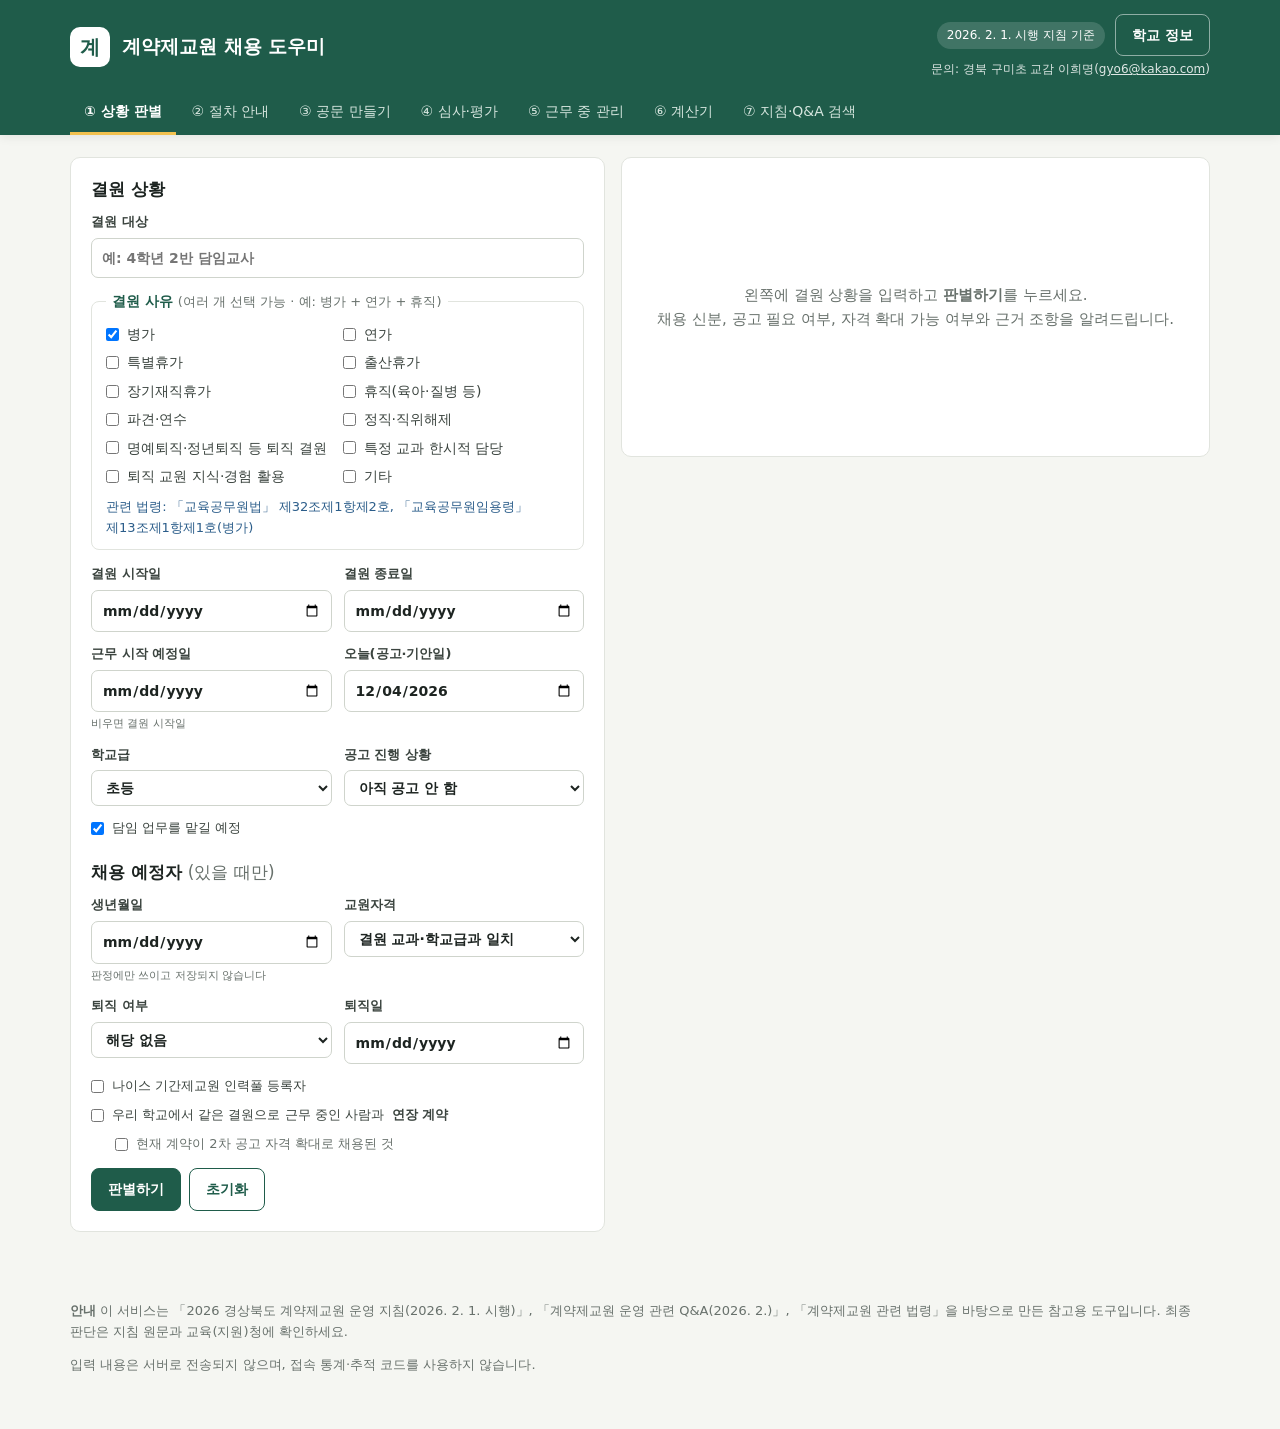
<file: index.html>
<!doctype html>
<html lang="ko">
<head>
<meta charset="utf-8">
<meta name="viewport" content="width=device-width, initial-scale=1">
<title>계약제교원 채용 도우미</title>
<meta name="description" content="경상북도 계약제교원(기간제교원·강사) 채용 절차 판별과 인사자문위원회 공문 작성 도우미">
<link rel="stylesheet" href="css/style.css">
</head>
<body>
<header class="top">
  <div class="wrap top-in">
    <div class="brand">
      <span class="logo" aria-hidden="true">계</span>
      <div>
        <h1>계약제교원 채용 도우미</h1>
        <p class="sub">기간제교원·강사 채용 절차 판별과 공문 작성</p>
      </div>
    </div>
    <div class="top-right-wrap">
      <div class="top-right">
        <span class="badge" id="ver"></span>
        <button class="btn ghost" id="btnSchool">학교 정보</button>
      </div>
      <p class="contact">문의: 경북 구미초 교감 이희명(<a href="mailto:gyo6@kakao.com">gyo6@kakao.com</a>)</p>
    </div>
  </div>
  <nav class="wrap tabs" role="tablist">
    <button role="tab" data-tab="judge" class="on">① 상황 판별</button>
    <button role="tab" data-tab="steps">② 절차 안내</button>
    <button role="tab" data-tab="docs">③ 공문 만들기</button>
    <button role="tab" data-tab="review">④ 심사·평가</button>
    <button role="tab" data-tab="change">⑤ 근무 중 관리</button>
    <button role="tab" data-tab="calc">⑥ 계산기</button>
    <button role="tab" data-tab="search">⑦ 지침·Q&amp;A 검색</button>
  </nav>
</header>

<main class="wrap">

<!-- ① 판별 -->
<section id="tab-judge" class="tab on">
  <div class="grid2">
    <form id="fJudge" class="card" autocomplete="off">
      <h2>결원 상황</h2>
      <label>결원 대상<input name="target" placeholder="예: 4학년 2반 담임교사"></label>
      <fieldset class="reasons"><legend>결원 사유 <span class="muted small">(여러 개 선택 가능 · 예: 병가 + 연가 + 휴직)</span></legend>
        <div class="chkgrid">
          <label class="chk"><input type="checkbox" name="leaveTypes" value="sick" checked> 병가</label>
          <label class="chk"><input type="checkbox" name="leaveTypes" value="annual"> 연가</label>
          <label class="chk"><input type="checkbox" name="leaveTypes" value="special"> 특별휴가</label>
          <label class="chk"><input type="checkbox" name="leaveTypes" value="maternity"> 출산휴가</label>
          <label class="chk"><input type="checkbox" name="leaveTypes" value="longservice"> 장기재직휴가</label>
          <label class="chk"><input type="checkbox" name="leaveTypes" value="leave"> 휴직(육아·질병 등)</label>
          <label class="chk"><input type="checkbox" name="leaveTypes" value="dispatch"> 파견·연수</label>
          <label class="chk"><input type="checkbox" name="leaveTypes" value="discipline"> 정직·직위해제</label>
          <label class="chk"><input type="checkbox" name="leaveTypes" value="retire"> 명예퇴직·정년퇴직 등 퇴직 결원</label>
          <label class="chk"><input type="checkbox" name="leaveTypes" value="temporary"> 특정 교과 한시적 담당</label>
          <label class="chk"><input type="checkbox" name="leaveTypes" value="expert"> 퇴직 교원 지식·경험 활용</label>
          <label class="chk"><input type="checkbox" name="leaveTypes" value="etc"> 기타</label>
        </div>
        <p class="muted small" id="lawPreview"></p>
      </fieldset>
      <div class="row">
        <label>결원 시작일<input type="date" name="start" required></label>
        <label>결원 종료일<input type="date" name="end" required></label>
      </div>
      <div class="row">
        <label>근무 시작 예정일<input type="date" name="workStart"><small>비우면 결원 시작일</small></label>
        <label>오늘(공고·기안일)<input type="date" name="today"></label>
      </div>
      <div class="row">
        <label>학교급
          <select name="schoolLevel"><option value="elem">초등</option><option value="mid">중등</option><option value="kinder">유치원</option><option value="special">특수</option></select></label>
        <label>공고 진행 상황
          <select name="noticeStage"><option value="none">아직 공고 안 함</option><option value="first_failed">1차 공고 → 적격자 없음</option><option value="second">2차 이상 공고 진행 중</option></select></label>
      </div>
      <label class="chk"><input type="checkbox" name="homeroom" checked> 담임 업무를 맡길 예정</label>

      <h2 class="mt">채용 예정자 <span class="muted">(있을 때만)</span></h2>
      <div class="row">
        <label>생년월일<input type="date" name="birth"><small>판정에만 쓰이고 저장되지 않습니다</small></label>
        <label>교원자격
          <select name="cert"><option value="match">결원 교과·학교급과 일치</option><option value="level">학교급 불일치</option><option value="similar">유사 과목(중등)</option><option value="none">자격증 없음</option></select></label>
      </div>
      <div class="row">
        <label>퇴직 여부
          <select name="retire"><option value="">해당 없음</option><option value="honor">명예퇴직</option><option value="age">정년퇴직</option><option value="pension">기타 퇴직(연금 수령)</option><option value="other">기타 퇴직</option></select></label>
        <label>퇴직일<input type="date" name="retireDate"></label>
      </div>
      <label class="chk"><input type="checkbox" name="pool"> 나이스 기간제교원 인력풀 등록자</label>
      <label class="chk"><input type="checkbox" name="extend"> 우리 학교에서 같은 결원으로 근무 중인 사람과 <b>연장 계약</b></label>
      <label class="chk ind"><input type="checkbox" name="hiredByExpansion"> 현재 계약이 2차 공고 자격 확대로 채용된 것</label>
      <div class="actions"><button class="btn primary" type="submit">판별하기</button><button class="btn ghost" type="reset">초기화</button></div>
    </form>

    <div id="judgeOut" class="card result empty">
      <p class="hint">왼쪽에 결원 상황을 입력하고 <b>판별하기</b>를 누르세요.<br>채용 신분, 공고 필요 여부, 자격 확대 가능 여부와 근거 조항을 알려드립니다.</p>
    </div>
  </div>
</section>

<!-- ② 절차 -->
<section id="tab-steps" class="tab">
  <div id="stepsOut" class="card"><p class="hint">먼저 ① 상황 판별을 해 주세요.</p></div>
  <div id="checkOut" class="card"></div>
</section>

<!-- ③ 공문 -->
<section id="tab-docs" class="tab">
  <div class="card warnbox">
    <b>개인정보 원칙</b> — 사람 이름은 ○○○로 두고, 내려받은 한글 파일에서 직접 입력하세요. 이 화면의 입력 내용은 어디에도 전송·저장되지 않습니다(학교 정보만 이 브라우저에 저장).
  </div>
  <div class="seg" role="tablist">
    <button type="button" data-sub="committee" class="on">인사자문위원회</button>
    <button type="button" data-sub="hire">채용 계획 · 공고 · 계약서 · 임용 보고</button>
    <button type="button" data-sub="bundle">최종합격자 서류</button>
    <button type="button" data-sub="check">자체 점검표</button>
  </div>
  <form id="fDoc" class="card sub on" data-subpanel="committee" autocomplete="off">
    <div class="doc-head">
      <h2>인사자문위원회 공문</h2>
      <button type="button" class="btn ghost" id="btnRefill">판별 결과로 다시 채우기</button>
    </div>
    <div class="row3">
      <label>회의 날짜<input type="date" name="mDate"></label>
      <label>시작 시각<input type="time" name="mTime" value="14:30"></label>
      <label>장소<input name="place" value="교무회의실"></label>
    </div>
    <div class="row3">
      <label>위원 수(위원장 포함)<select name="members"></select></label>
      <label>위원장 직위<input name="chairPos" value="교감"></label>
      <label>위원 직위<input name="memberPos" value="교사"></label>
    </div>
    <label>위원 성명 <span class="muted">(선택 · 쉼표로 구분, 위원장부터 · 저장 안 됨)</span><input name="names" placeholder="비우면 한글에서 직접 입력"></label>
    <label>제목<input name="title"></label>
    <label>안건<input name="agenda"></label>
    <label>관련 <span class="muted">(한 줄에 하나 · 가. 나. 자동)</span><textarea name="related" rows="2"></textarea></label>
    <div class="row">
      <label>사유 <span class="muted">(1) 2) 자동)</span><textarea name="reasons" rows="4"></textarea></label>
      <label>근거<textarea name="basis" rows="4"></textarea></label>
    </div>
    <div class="row">
      <label>채용 개요 <span class="muted">(없으면 비움)</span><textarea name="plan" rows="3"></textarea></label>
      <label>유의 사항<textarea name="notes" rows="3"></textarea></label>
    </div>
    <h3>결과 기안·회의록용</h3>
    <label>관련에 추가할 개최 기안<input name="openRef" placeholder="예: ○○초등학교-1234(2026. 10. 20.) 인사자문위원회 개최"></label>
    <div class="row3">
      <label>심의 결과<select name="verdict"><option>채용 적격</option><option>채용 부적격</option><option>연장 계약 적격</option></select></label>
      <label>신분<select name="type"><option>기간제교원</option><option>전일제강사</option><option>시간강사</option></select></label>
      <label>계약 기간<input name="period"></label>
    </div>
    <label>회의 결과 <span class="muted">(한 줄에 하나 · 회의록에 - 로 들어감)</span><textarea name="minutes" rows="7"></textarea></label>
    <div class="actions dl">
      <button type="button" class="btn primary" data-doc="open">개최 기안 (.hwpx)</button>
      <button type="button" class="btn primary" data-doc="result">개최 결과 기안 (.hwpx)</button>
      <button type="button" class="btn primary" data-doc="minutes">회의록 (.hwpx)</button>
    </div>
    <p class="muted small">글꼴 맑은 고딕 11.5pt, 줄간격 103%. 결재란·문서번호는 K-에듀파인에서 생성되므로 본문만 붙여 쓰셔도 됩니다.</p>
  </form>

  <form id="fHire" class="card sub" data-subpanel="hire" autocomplete="off">
    <div class="doc-head">
      <h2>채용 서류</h2>
      <button type="button" class="btn ghost" id="btnHireRefill">판별 결과로 다시 채우기</button>
    </div>
    <fieldset><legend>채용 개요</legend>
      <div class="row3">
        <label>신분<select name="typeLabel"><option>기간제교원</option><option>전일제강사</option><option>시간강사</option></select></label>
        <label>과목(담당)<input name="subject" placeholder="예: 4학년 2반 담임(초등 전 교과)"></label>
        <label>인원(명)<input type="number" name="count" value="1" min="1"></label>
      </div>
      <div class="row3">
        <label>계약 시작일<input type="date" name="cStart"></label>
        <label>계약 종료일<input type="date" name="cEnd"></label>
        <label>계약 개월 수<input name="months" readonly><small>15일 이상 1개월로 자동 계산</small></label>
      </div>
      <label>채용 사유<input name="reasonText" placeholder="예: 4학년 2반 담임 ○○○ 교사의 병가 대체"></label>
      <div class="row3">
        <label>채용 방식<select name="method"><option value="notice">공개채용(공고)</option><option value="pool">인력풀(공고 생략, 6개월 미만)</option><option value="skip">공고 생략(1개월 미만 강사·연장)</option></select></label>
        <label>공고 차수<select name="round"><option>1차</option><option>2차</option></select></label>
        <label class="chk pad"><input type="checkbox" name="pool"> 인력풀 병행</label>
      </div>
      <label>자격 확대 사유 <span class="muted">(2차 공고만 · 예: 임용 상한 연령, 명예퇴직 2년 미만, 학교급 불일치)</span><input name="expandText"></label>
      <label>자격 요건<input name="certReq"></label>
      <label>관련 문서 <span class="muted">(채용계획 기안용 · 한 줄에 하나 · 예: 휴직·병가 승인 문서)</span><textarea name="related" rows="2"></textarea></label>
    </fieldset>
    <fieldset><legend>전형 일정 <span class="muted">(공고일을 바꾸면 나머지 날짜가 자동 계산됩니다)</span></legend>
      <div class="row3">
        <label>공고일<input type="date" name="noticeDate"></label>
        <label>접수 마감일<input type="date" name="recvEnd"><small>공고일 제외 3일 이상</small></label>
        <label>서류전형 발표<input type="date" name="docAnnounce"></label>
      </div>
      <div class="row3">
        <label>면접일<input type="date" name="interviewDate"></label>
        <label>면접 시각<input name="interviewTime" value="10:00"></label>
        <label>최종합격자 발표<input type="date" name="finalAnnounce"></label>
      </div>
      <div class="row3">
        <label>최종합격자 서류 제출 마감<input type="date" name="submitEnd"></label>
        <label>서류 반환 청구 기간<select name="returnDays">
          <option value="14" selected>14일</option><option value="30">30일</option><option value="60">60일</option><option value="90">90일</option><option value="180">180일</option>
          <option value="0">반환 없음(전자우편 접수만)</option></select><small id="returnHint">채용 확정일 이후 14~180일에서 학교가 정함</small></label>
        <label>서류전형 배수<input type="number" name="multiple" value="3" min="2"></label>
      </div>
      <div class="row3">
        <label>접수 방법<span class="inline-chks">
          <label class="chk"><input type="checkbox" name="recvVisit" checked> 방문</label>
          <label class="chk"><input type="checkbox" name="recvPost" checked> 우편</label>
          <label class="chk"><input type="checkbox" name="recvEmail" checked> 이메일</label></span></label>
        <label>접수처<input name="recvPlace" placeholder="○○학교 행정실"></label>
        <label>심사 장소<input name="place" value="교무회의실"></label>
      </div>
    </fieldset>
    <fieldset><legend>심사 배점 · 채용심사위원회</legend>
      <div class="row4">
        <label>교원자격증<input type="number" name="dp1" value="10"></label><label>경력<input type="number" name="dp2" value="10"></label>
        <label>직무관련 자격증<input type="number" name="dp3" value="10"></label><label>자기소개서<input type="number" name="dp4" value="10"></label>
      </div>
      <div class="row4">
        <label>교직자 품성<input type="number" name="ip1" value="20"></label><label>교과 전문성<input type="number" name="ip2" value="20"></label>
        <label>업무수행·생활지도<input type="number" name="ip3" value="10"></label><label>경력·자격증 활용<input type="number" name="ip4" value="10"></label>
      </div>
      <div class="row3">
        <label>심사위원 수<select name="judges"><option>3</option><option>4</option><option>5</option></select></label>
        <label>위원장 직위<input name="chairPos" value="교감"></label>
        <label>위원 직위<input name="memberPos" value="교사"></label>
      </div>
      <label class="chk"><input type="checkbox" name="demo"> 수업실연 실시</label>
    </fieldset>
    <fieldset><legend>계약서</legend>
      <div class="row4">
        <label>호봉<input name="grade" placeholder="획정 후 입력"></label>
        <label>보수 지급일(매월)<input name="payDay" value="20"></label>
        <label>휴업기간 보수<select name="holidayPay"><option value="yes">지급한다</option><option value="no">지급하지 아니한다</option></select></label>
        <label>계약일<input type="date" name="contractDate"></label>
      </div>
      <div class="row4">
        <label>1일 근무시간<input name="hoursPerDay" value="8"></label>
        <label>주 근무일<input name="daysPerWeek" value="5"></label>
        <label>병가 일수<input name="sickDays"><small>비우면 계약 개월 × 60/12</small></label>
        <label>시간강사 시급(원)<input name="hourlyRate" value="25,000"></label>
      </div>
      <div class="row">
        <label>시간강사 근로일<input name="workDays" value="월요일 ~ 금요일"></label>
        <label>시간강사 총 근로시간<input name="totalHours"></label>
      </div>
    </fieldset>
    <fieldset><legend>임용사항 보고</legend>
      <div class="row3">
        <label>수신<input name="receiver" value="○○교육지원청교육장(교육지원과장)"></label>
        <label>자격 종별<input name="certType" placeholder="예: 초등 2정"></label>
        <label>공고 횟수<input name="noticeCount" placeholder="예: 2"></label>
      </div>
      <div class="row3">
        <label>퇴직교원 임용 여부<select name="retiredYN"><option>아니오</option><option>예</option></select></label>
        <label>퇴직 종류<input name="retireKind" placeholder="예: 명예퇴직"></label>
        <label>퇴직일<input type="date" name="retireDate"></label>
      </div>
    </fieldset>
    <div class="actions dl">
      <button type="button" class="btn primary" data-hdoc="planGian">채용계획 기안</button>
      <button type="button" class="btn primary" data-hdoc="plan">채용 계획(붙임)</button>
      <button type="button" class="btn primary" data-hdoc="notice">채용 공고문</button>
      <button type="button" class="btn primary" data-hdoc="contract">계약서</button>
      <button type="button" class="btn primary" data-hdoc="report">임용사항 보고</button>
    </div>
    <p class="muted small">성명·생년월일·주소·자격증번호 칸은 비워 두었습니다. 내려받은 한글 파일에서 직접 입력하세요. 공고문 게시는 경상북도교육청 홈페이지(채용정보/기간제교사/구인)에만 합니다.</p>
  </form>
  <form id="fBundle" class="card sub" data-subpanel="bundle" autocomplete="off">
    <h2>최종합격자 제출 서류 묶음</h2>
    <div class="row4">
      <label>신분<select name="type"><option>기간제교원</option><option>전일제강사</option><option>시간강사</option></select></label>
      <label>계약 시작일<input type="date" name="from"></label>
      <label>계약 종료일<input type="date" name="to"></label>
      <label>작성일<input type="date" name="date"></label>
    </div>
    <label class="chk"><input type="checkbox" name="cont"> 같은 학교에서 기간 단절 없이 연장·재계약</label>
    <div class="grid2 tight">
      <div><h3>한글 파일에 넣을 서식</h3><div id="bundleList"></div></div>
      <div><h3>따로 받을 서류</h3><div id="bundleOther" class="small"></div></div>
    </div>
    <div class="actions dl"><button type="button" class="btn primary" id="bundleDoc">선택한 서식 한 파일로 (.hwpx)</button></div>
    <p class="muted small">서식마다 쪽이 나뉘어 한 파일로 내려받습니다. 인쇄해서 최종합격자에게 주세요. 근거: 지침 p.3~4, 서식 9·10·17·19·20·22·23·24</p>
  </form>

  <form id="fCheck" class="card sub" data-subpanel="check" autocomplete="off">
    <div class="doc-head"><h2>자체 점검표</h2>
      <div class="seg mini"><button type="button" data-chk="29" class="on">채용 점검표(서식 29)</button><button type="button" data-chk="30">운영 현황(서식 30)</button></div></div>
    <div class="row3">
      <label>점검일자<input type="date" name="date"></label>
      <label id="centerWrap">교육지원청 학교지원센터 통해 채용<select name="center"><option value="N">아니오(모든 항목 작성)</option><option value="Y">예(채용확정 항목부터)</option></select></label>
    </div>
    <div class="grid-wrap"><table class="sg left" id="chkTbl"></table></div>
    <label>특이(특기 및 조치) 사항<textarea name="special" rows="2"></textarea></label>
    <div class="actions dl"><button type="button" class="btn primary" id="chkDoc">점검표 (.hwpx)</button></div>
  </form>

</section>

<!-- ④ 심사·평가 -->
<section id="tab-review" class="tab">
  <div class="seg" role="tablist">
    <button type="button" data-sub3="score" class="on">채용 심사 점수 집계</button>
    <button type="button" data-sub3="hobong">호봉 획정</button>
    <button type="button" data-sub3="perf">근무실적 평가(서식 18)</button>
  </div>
  <div class="sub3 on" data-panel3="score">
    <div class="card warnbox"><b>개인정보</b> — 지원자는 성명 대신 <b>관리번호</b>(예: 1번, A-01)로 입력하세요. 입력한 점수와 이름은 저장되지 않으며 새로고침하면 사라집니다.</div>
    <form id="fScore" class="card" autocomplete="off">
      <h2>심사 설정</h2>
      <div class="row4">
        <label>신분<select name="typeLabel"><option>기간제교원</option><option>전일제강사</option><option>시간강사</option></select></label>
        <label>지원자 수<select name="n"></select></label>
        <label>심사위원 수<select name="j"><option>3</option><option>4</option><option>5</option></select></label>
        <label>채용 인원<input type="number" name="count" value="1" min="1"></label>
      </div>
      <div class="row4">
        <label>서류 만점<input type="number" name="dMax" value="40"></label>
        <label>면접 만점<input type="number" name="iMax" value="60"></label>
        <label>서류 합격 배수<input type="number" name="multiple" value="3" min="1"></label>
        <label class="chk pad"><input type="checkbox" name="demo"> 수업실연(40점) 실시</label>
      </div>
      <div class="row3">
        <label>서류심사일<input type="date" name="docDate"></label>
        <label>면접일<input type="date" name="intDate"></label>
        <label>관련 문서(채용 계획)<input name="related" placeholder="예: ○○초등학교-1234(2026. 10. 21.) 기간제교원 채용 계획"></label>
      </div>
      <p class="muted small">배점은 ③ 공문 만들기 › 채용 서류의 심사 배점과 같게 맞추세요. 단계 점수는 심사위원 점수의 <b>평균</b>으로 계산합니다.</p>
      <div id="scoreGrids"></div>
      <div class="actions"><button class="btn primary" type="submit">집계하기</button></div>
    </form>
    <div id="scoreOut" class="card result empty"><p class="hint">점수를 입력하고 <b>집계하기</b>를 누르면 서류 합격자(배수), 과락, 순위, 동점자 처리 결과를 보여 드립니다.</p></div>
    <div class="card">
      <h2>문서 만들기</h2>
      <div class="actions dl">
        <button type="button" class="btn primary" data-sdoc="tallyDoc">서류심사 점수 집계표(서식 5)</button>
        <button type="button" class="btn primary" data-sdoc="tallyInt">면접심사 점수 집계표(서식 7)</button>
        <button type="button" class="btn primary" data-sdoc="tallyDemo">수업실연 점수 집계표</button>
        <button type="button" class="btn primary" data-sdoc="result">심사 결과 기안</button>
      </div>
      <h3>심사위원용 빈 서식</h3>
      <div class="actions dl">
        <button type="button" class="btn" data-sdoc="form3">심사위원 서약서(서식 3)</button>
        <button type="button" class="btn" data-sdoc="form4">서류심사 평가표(서식 4)</button>
        <button type="button" class="btn" data-sdoc="form6">면접심사 평가표(서식 6)</button>
        <button type="button" class="btn" data-sdoc="form8">수업실연 평가표(서식 8)</button>
      </div>
      <p class="muted small">평가표의 배점은 위 서류·면접 만점과 ③ 채용 서류의 항목별 배점을 따릅니다. 선발 전형 자료(평가표·집계표)는 비전자문서로 준영구 보관합니다(지침 p.13).</p>
    </div>
  </div>
  <div class="sub3" data-panel3="hobong">
    <form id="fHob" class="card" autocomplete="off">
      <div class="doc-head"><h2>호봉획정표 <span class="muted small">[별지 제16호 서식]</span></h2>
        <div><button type="button" class="btn ghost" id="hobLoadBtn">기존 호봉획정표 불러오기 (hwpx·xlsx·pdf)</button><input type="file" id="hobLoad" accept=".hwpx,.xlsx,.pdf" hidden></div></div>
      <p class="muted small" style="margin-top:-6px">이 도우미로 만든 호봉획정표(한글 hwpx·엑셀 xlsx, 고쳐 저장한 파일 포함)나 별지 제16호 서식 PDF를 불러오면 입력 화면이 채워집니다. 파일은 이 컴퓨터 안에서만 읽습니다. 경력환산율표(지침 p.82~84) · 1년=12월, 1월=30일</p>
      <div class="row4">
        <label>호봉획정사유<select name="reason"><option>계약제 교원 임용</option><option>호봉재획정</option><option>초임 호봉획정</option><option>호봉정정</option></select></label>
        <label>(1)소속<input name="org" placeholder="학교 정보의 학교명"></label>
        <label>(3)현직위(급)<input name="position" value="기간제교원"></label>
        <label>※호봉 획정(승급)일<input type="date" name="date"><small>보통 계약 시작일</small></label>
      </div>
      <div class="row4">
        <label>소지 자격(기산호봉)<select name="cert"></select></label>
        <label>기산호봉<input type="number" name="base" min="1"></label>
        <label>(2)제청(내신)자격<input name="proposed" placeholder="예: 초등 2급 정교사"></label>
        <label>(6)현호봉<input name="curGrade" placeholder="재획정 시 기존 호봉"></label>
      </div>
      <div class="row4">
        <label>(5)학력<select name="edu"></select></label>
        <label>학교명<input name="eduName" placeholder="예: ○○교육대학교"><small>서식의 사범계/비사범계 칸에 들어감</small></label>
        <label>학력 가감년수<input name="eduAdj" readonly></label>
        <label>기타 가감(년)<input type="number" name="adj" value="0"></label>
      </div>
      <label class="chk"><input type="checkbox" name="limit14"> 호봉상한제(14호봉) 대상: 연금수급자(일시금 수령자 포함)·명예퇴직·정년퇴직 교원</label>
      <div class="row">
        <label>작성자 직위(급)<input name="writerPos" value="교감"></label>
        <label>확인자 직위(급)<input name="checkerPos" value="교장"></label>
      </div>
      <h3>(7)~(12) 경력 <span class="muted small">학력과 경력이 겹치면 하나만 · 환산율을 비우면 기본값 · 강사는 주당 또는 총 근무시간</span></h3>
      <div class="grid-wrap"><table class="sg" id="hobRows"><thead><tr><th>경력 구분</th><th>(7)부터</th><th>까지</th><th>(8)경력내용</th><th>(10)환산율(%)</th><th>강사<br>주당시간</th><th>강사<br>총 시간</th><th>학교급<br>불일치</th><th>(12)비고</th><th></th></tr></thead><tbody></tbody></table></div>
      <div class="actions"><button type="button" class="btn ghost" id="hobAdd">+ 경력 추가</button><button class="btn primary" type="submit">계산하기</button></div>
    </form>
    <div id="hobOut" class="card result empty"><p class="hint">경력을 입력하고 계산하기를 누르면<br>(14) 환산 총경력, (16) 호봉획정 경력, (17) 사정호봉을 보여드립니다.</p></div>
    <div class="card"><div class="actions dl"><button type="button" class="btn primary" id="hobDoc">호봉획정표 [별지 제16호 서식] (.hwpx)</button><button type="button" class="btn" id="hobXlsx">엑셀로 저장 (.xlsx, 수식 포함)</button></div>
      <p class="muted small">성명 칸은 비워 둡니다. 경력합산신청서(서식 11)·전력조회 요청서(서식 12)는 공식 별지 서식을 쓰세요. 기산호봉·가감년수는 공무원보수규정 [별표 22]로 최종 확인하세요.</p></div>
  </div>
  <div class="sub3" data-panel3="perf">
    <div class="grid2">
      <form id="fPerf" class="card" autocomplete="off">
        <h2>기간제교원 근무실적 평가(서식 18)</h2>
        <div class="row3">
          <label>과목(담당)<input name="subject"></label>
          <label>근무 시작일<input type="date" name="from"></label>
          <label>근무 종료일<input type="date" name="to"></label>
        </div>
        <label class="chk"><input type="checkbox" name="consent" checked> 평가 동의서(서식 17) 받음</label>
        <label class="chk"><input type="checkbox" name="edu" checked> 법정의무교육(원격) 이수증 소지(2년 유효)</label>
        <div class="grid-wrap"><table class="sg" id="perfTbl"><thead><tr><th>평가 요소</th><th>평가</th><th>점수</th></tr></thead><tbody></tbody></table></div>
        <label>종합의견 <span class="muted">(교육활동·생활지도 중심 서술)</span><textarea name="opinion" rows="3"></textarea></label>
        <label>평가일<input type="date" name="date"></label>
        <div class="actions"><button class="btn primary" type="submit">확인하기</button><button type="button" class="btn" id="perfDoc">평가서 (.hwpx)</button></div>
      </form>
      <div id="perfOut" class="card result empty"><p class="hint">평가 요소별 등급을 고르면<br>총점과 종합평가 등급을 계산합니다.</p></div>
    </div>
  </div>
</section>

<!-- ⑤ 육아휴직·계약 해지 -->
<section id="tab-change" class="tab">
  <div class="seg seg2" role="tablist">
    <button type="button" data-sub2="ext" class="on">연장 계약</button>
    <button type="button" data-sub2="leave">기간제교원 육아휴직</button>
    <button type="button" data-sub2="term">중도 계약 해지</button>
  </div>
  <div class="grid2 sub2 on" data-panel2="ext">
    <form id="fExt" class="card" autocomplete="off">
      <h2>연장 계약 가능 여부</h2>
      <div class="row">
        <label>현재 신분<select name="curType"><option>기간제교원</option><option>전일제강사</option><option>시간강사</option></select></label>
        <label>처음 채용 경로<select name="hiredBy">
          <option value="open">공개전형(1차 공고 등 원 자격)</option><option value="pool">인력풀 활용(공고 생략)</option>
          <option value="skip">공고 생략(인사자문위원회 적부 심사)</option><option value="expand">2차 공고 자격 확대(연령·명퇴·학교급·유사과목)</option></select></label>
      </div>
      <label>같은 학교 최초 임용일<input type="date" name="firstStart" required><small>4년이 끝나 공개모집으로 다시 채용됐다면 그 계약 시작일(Q&amp;A 11)</small></label>
      <div class="row">
        <label>현재 계약 시작일<input type="date" name="curStart"></label>
        <label>현재 계약 종료일<input type="date" name="curEnd" required></label>
      </div>
      <div class="row">
        <label>연장 시작일<input type="date" name="newStart" required></label>
        <label>연장 종료일<input type="date" name="newEnd" required></label>
      </div>
      <label>담당(교과·학급)<input name="target" placeholder="예: 3학년 1반 담임교사"></label>
      <label class="chk"><input type="checkbox" name="sameVacancy" checked> 같은 교원(같은 교과, 유·초등은 교과 무관)의 결원이 이어짐</label>
      <label class="chk"><input type="checkbox" name="wants" checked> 기존 근무자가 연장을 희망함</label>
      <div class="actions"><button class="btn primary" type="submit">확인하기</button></div>
    </form>
    <div>
      <div id="extOut" class="card result empty"><p class="hint">현재 계약과 연장 기간을 넣으면<br>4년 상한, 자격 확대 채용자 연장 불가, 공백 여부를 확인하고<br>생략 가능한 서류와 나이스 처리를 안내합니다.</p></div>
      <div class="card">
        <h2>문서 만들기</h2>
        <div class="actions dl">
          <button type="button" class="btn primary" id="extCommittee">연장 계약 인사자문위원회 공문</button>
          <button type="button" class="btn primary" id="extContract">연장 계약서</button>
        </div>
        <p class="muted small">연장 기간이 ① 상황 판별에 '연장 계약'으로 들어가고 ③ 공문 만들기 양식이 채워집니다. 호봉은 ④ 호봉 획정에서 다시 획정하세요.</p>
      </div>
    </div>
  </div>

  <div class="grid2 sub2" data-panel2="leave">
    <form id="fLeave" class="card" autocomplete="off">
      <h2>육아휴직 신청 확인</h2>
      <div class="row">
        <label>담당(교과·학급)<input name="subject" placeholder="예: 3학년 1반 담임"></label>
        <label>신청(접수)일<input type="date" name="applyDate"></label>
      </div>
      <div class="row">
        <label>이 학교 계약 시작일<input type="date" name="cStart" required><small>기간 단절 없이 연장된 경우 최초 계약 시작일</small></label>
        <label>계약 종료일<input type="date" name="cEnd" required></label>
      </div>
      <div class="row">
        <label>휴직 시작일<input type="date" name="lStart" required></label>
        <label>휴직 종료일<input type="date" name="lEnd" required></label>
      </div>
      <label class="chk"><input type="checkbox" name="pregnant"> 임신 중(모성 보호 육아휴직)</label>
      <div class="row">
        <label>자녀 생년월일<input type="date" name="childBirth"></label>
        <label>출산 예정일(임신 중)<input type="date" name="dueDate"></label>
      </div>
      <div class="row">
        <label>자녀 구분<select name="childOrder"><option>첫째</option><option>둘째</option><option>셋째</option><option>넷째 이상</option></select></label>
        <label class="chk pad"><input type="checkbox" name="grade2"> 자녀가 초등학교 2학년 이하</label>
      </div>
      <div class="row">
        <label>이 자녀로 이미 쓴 기간(개월)<input type="number" name="usedMonths" value="0" min="0"><small>다른 학교에서 쓴 기간 포함</small></label>
        <label>이미 나누어 쓴 횟수<input type="number" name="splits" value="0" min="0"></label>
      </div>
      <label>기 사용 기간 <span class="muted">(서식 25 표에 들어감 · 한 줄에 하나)</span><textarea name="usedList" rows="2" placeholder="예: 2025. 3. 1.부터 2025. 8. 31.까지(6개월간)"></textarea></label>
      <label class="chk"><input type="checkbox" name="urgent"> 7일 전 신청 예외 사유(유산·사산 위험, 조기 출산, 배우자 사망·질병·이혼 등)</label>
      <label class="chk"><input type="checkbox" name="extra"> 6개월 추가 대상(부모 각 3개월 이상 사용, 한부모, 장애아동 부모)</label>
      <label class="chk"><input type="checkbox" name="spouseSame"> 같은 자녀로 배우자가 현재 육아휴직 중</label>
      <label>복직 예정일 <span class="muted">(복직원 작성 시)</span><input type="date" name="returnDate"></label>
      <div class="actions"><button class="btn primary" type="submit">확인하기</button></div>
    </form>
    <div>
      <div id="leaveOut" class="card result empty"><p class="hint">기간제교원의 육아휴직 신청이 들어오면<br>대상·6개월 근무·신청 기한·사용 기간을 확인합니다.</p></div>
      <div class="card">
        <h2>문서 만들기</h2>
        <div class="actions dl">
          <button type="button" class="btn primary" data-ldoc="form25">육아휴직원(서식 25)</button>
          <button type="button" class="btn primary" data-ldoc="gian">육아휴직 허가 기안</button>
          <button type="button" class="btn primary" data-ldoc="form26">복직원(서식 26)</button>
        </div>
        <p class="muted small">육아휴직 확인서(서식 27)는 고용보험법 시행규칙 별지 제102호 공식 서식을 고용24·고용노동부에서 내려받아 쓰세요.</p>
        <div class="actions"><button type="button" class="btn" id="btnLeaveReplace">대체 기간제교원 채용 판별로 →</button></div>
      </div>
    </div>
  </div>

  <div class="grid2 sub2" data-panel2="term">
    <form id="fTerm" class="card" autocomplete="off">
      <h2>중도 계약 해지 확인</h2>
      <div class="row">
        <label>담당(교과·학급)<input name="subject" placeholder="예: 3학년 1반 담임"></label>
        <label>오늘(통지 예정일)<input type="date" name="today"></label>
      </div>
      <div class="row">
        <label>계약 시작일<input type="date" name="cStart" required><small>동일교 단절 없는 최초 계약일</small></label>
        <label>계약 종료일<input type="date" name="cEnd" required></label>
      </div>
      <div class="row">
        <label>해지일<input type="date" name="endDay" required><small>최종 근로일 다음날(조기 복직이면 복직일)</small></label>
        <label>해지 사유<select name="reason"></select></label>
      </div>
      <label>원래 결원 사유 <span class="muted">(조기 복직일 때 · 예: 육아휴직)</span><input name="leaveKind" placeholder="휴직"></label>
      <label>해지 사유 상세 <span class="muted">(서식 28에 추가 · 한 줄에 하나)</span><textarea name="detail" rows="3"></textarea></label>
      <div class="row3">
        <label>서면 통지일<input type="date" name="noticeDate"></label>
        <label>인사자문위원회 일자<input type="date" name="committeeDate"></label>
        <label>시각<input name="committeeTime" value="14:30"></label>
      </div>
      <div class="row">
        <label>장소<input name="place" value="교무회의실"></label>
        <label>보고 수신<input name="receiver" value="○○교육지원청교육장(교육지원과장)"></label>
      </div>
      <div class="actions"><button class="btn primary" type="submit">확인하기</button></div>
    </form>
    <div>
      <div id="termOut" class="card result empty"><p class="hint">해지 사유와 해지일을 넣으면<br>30일 전 예고 기한, 인사자문위원회 소명 절차, 보고 기한을 알려드립니다.</p></div>
      <div class="card">
        <h2>문서 만들기</h2>
        <div class="actions dl">
          <button type="button" class="btn primary" data-tdoc="form28">해지(예고) 확인서(서식 28)</button>
          <button type="button" class="btn primary" data-tdoc="report">중도 해지 보고 기안</button>
          <button type="button" class="btn primary" data-tdoc="committee">인사자문위원회 개최 기안</button>
        </div>
        <p class="muted small">인사자문위원회 개최 기안은 귀책 사유(태만·복무 위반·성비위 등)로 해지할 때 씁니다. 회의록은 ③ 공문 만들기의 인사자문위원회 회의록 양식을 고쳐 쓰세요.</p>
      </div>
    </div>
  </div>
</section>

<!-- ④ 계산기 -->
<section id="tab-calc" class="tab">
  <div class="grid3">
    <div class="card calc">
      <h2>임용 상한 연령</h2>
      <label>생년월일<input type="date" id="cBirth"></label>
      <label>임용(근무 시작)일<input type="date" id="cAt"></label>
      <div class="out" id="cAgeOut"></div>
    </div>
    <div class="card calc">
      <h2>1개월·6개월 기간</h2>
      <label>시작일<input type="date" id="cPStart"></label>
      <div class="out" id="cPOut"></div>
      <p class="muted small">민법 제160조 역법 계산(Q&amp;A 6). 1개월 이상 결원은 기간제교원, 6개월 이상은 공고 필수.</p>
    </div>
    <div class="card calc">
      <h2>연가·병가 일수</h2>
      <label>계약 시작<input type="date" id="cLStart"></label>
      <label>계약 종료<input type="date" id="cLEnd"></label>
      <label>동일교 단절 없는 이전 계약 개월<input type="number" id="cLPrior" min="0" value="0"></label>
      <div class="out" id="cLOut"></div>
    </div>
    <div class="card calc">
      <h2>시간강사 수당</h2>
      <label>1일 수업 시간<input type="number" id="cHours" min="1" max="8" value="4"></label>
      <label>일수<input type="number" id="cHDays" min="1" max="3" value="1"></label>
      <div class="out" id="cHOut"></div>
      <p class="muted small">4시간 이하 시간당 25,000원, 초과분 시간당 10,000원(지침 p.21)</p>
    </div>
    <div class="card calc">
      <h2>공고 마감일</h2>
      <label>공고일<input type="date" id="cNDate"></label>
      <div class="out" id="cNOut"></div>
    </div>
    <div class="card calc">
      <h2>정근수당</h2>
      <label>월 봉급액(원)<input type="number" id="jgPay" min="0" step="1000" placeholder="호봉 봉급표 금액"></label>
      <label>근무연수(호봉 경력, 년)<input type="number" id="jgYears" min="0" value="0"></label>
      <label>지급 대상 반기 실근무 개월<input type="number" id="jgMonths" min="0" max="6" value="6"><small>1월: 전년 7~12월, 7월: 1~6월 · 15일 이상 1개월</small></label>
      <label class="chk"><input type="checkbox" id="jgLimit"> 14호봉 제한 대상(근무연수 5년만 인정)</label>
      <div class="out" id="jgOut"></div>
      <p class="muted small">지급액 = 정근수당액 × 실근무 개월/6 (지침 p.17, 공무원수당 등에 관한 규정 별표 2)</p>
    </div>
    <div class="card calc">
      <h2>퇴직금</h2>
      <label>계속근로 시작일<input type="date" id="svStart"><small>동일교 단절 없는 최초 계약일(육아휴직 기간 포함)</small></label>
      <label>마지막 근무일<input type="date" id="svEnd"></label>
      <label>퇴직 전 3개월 임금 총액(원)<input type="number" id="svWage" min="0" step="1000"><small>육아휴직 기간·임금은 빼고 산정</small></label>
      <label>3개월 총일수<input type="number" id="svDays" min="1"></label>
      <label>연간 정근수당+명절휴가비(원)<input type="number" id="svBonus" min="0" step="1000"></label>
      <label>1일 통상임금(원)<input type="number" id="svOrd" min="0" step="100"></label>
      <div class="out" id="svOut"></div>
      <p class="muted small">1일 평균임금 × 30 × 재직일수/365. 평균임금이 통상임금보다 적으면 통상임금 적용(지침 p.8~9)</p>
    </div>
    <div class="card calc">
      <h2>강사 주휴수당</h2>
      <label>1주 총 소정근로시간<input type="number" id="whHours" min="0" step="0.5" value="15"></label>
      <label>약정 시급(원)<input type="number" id="whRate" min="0" step="100" value="25000"></label>
      <div class="out" id="whOut"></div>
      <p class="muted small">계약기간 평균 주 15시간 이상, 그 주 소정근로일 만근, 다음 주 근무 예정 시. (1주 시간/40) × 8 × 시급. 전일제 강사 제외(지침 p.21)</p>
    </div>
  </div>
</section>

<!-- ⑤ 검색 -->
<section id="tab-search" class="tab">
  <div class="card">
    <div class="search">
      <input id="q" type="search" placeholder="예: 명예퇴직, 육아휴직, 담임, 연장 계약, p.19, Q&A 16">
    </div>
    <div class="chips" id="quick"></div>
    <div id="searchOut"></div>
  </div>
</section>

</main>

<footer class="wrap foot">
  <p><b>안내</b> 이 서비스는 「2026 경상북도 계약제교원 운영 지침(2026. 2. 1. 시행)」, 「계약제교원 운영 관련 Q&amp;A(2026. 2.)」, 「계약제교원 관련 법령」을 바탕으로 만든 참고용 도구입니다. 최종 판단은 지침 원문과 교육(지원)청에 확인하세요.</p>
  <p>입력 내용은 서버로 전송되지 않으며, 접속 통계·추적 코드를 사용하지 않습니다.</p>
</footer>

<dialog id="dlgSchool">
  <form method="dialog" id="fSchool" class="card">
    <h2>학교 정보 <span class="muted">(이 브라우저에만 저장)</span></h2>
    <div class="row"><label>학교명<input name="schoolName" placeholder="○○초등학교"></label><label>슬로건<input name="slogan" placeholder="배움과 나눔이 행복한 인재 육성"></label></div>
    <div class="row"><label>우편번호<input name="zip"></label><label>주소<input name="address"></label></div>
    <div class="row"><label>홈페이지<input name="homepage"></label><label>이메일(기안자)<input name="email"></label></div>
    <div class="row"><label>전화<input name="tel"></label><label>전송(팩스)<input name="fax"></label></div>
    <div class="row3"><label>기안자 직위<input name="drafterTitle" value="교감"></label><label>결재자 직위<input name="approverTitle" value="교장"></label><label>공개 여부<input name="openness" value="비공개(6)"></label></div>
    <div class="actions"><button class="btn primary" value="save">저장</button><button class="btn ghost" value="cancel">닫기</button></div>
  </form>
</dialog>

<div id="toast" role="status"></div>
<script src="vendor/jszip.min.js"></script>
<script src="js/rules.js"></script>
<script src="js/docs.js"></script>
<script src="js/docs2.js"></script>
<script src="js/rules2.js"></script>
<script src="js/docs3.js"></script>
<script src="js/score.js"></script>
<script src="js/hwpx.js"></script>
<script src="js/app.js"></script>
<script src="js/app2.js"></script>
<script src="js/app3.js"></script>
<script src="js/rules3.js"></script>
<script src="js/hobio.js"></script>
<script src="js/app4.js"></script>
</body>
</html>
</file>
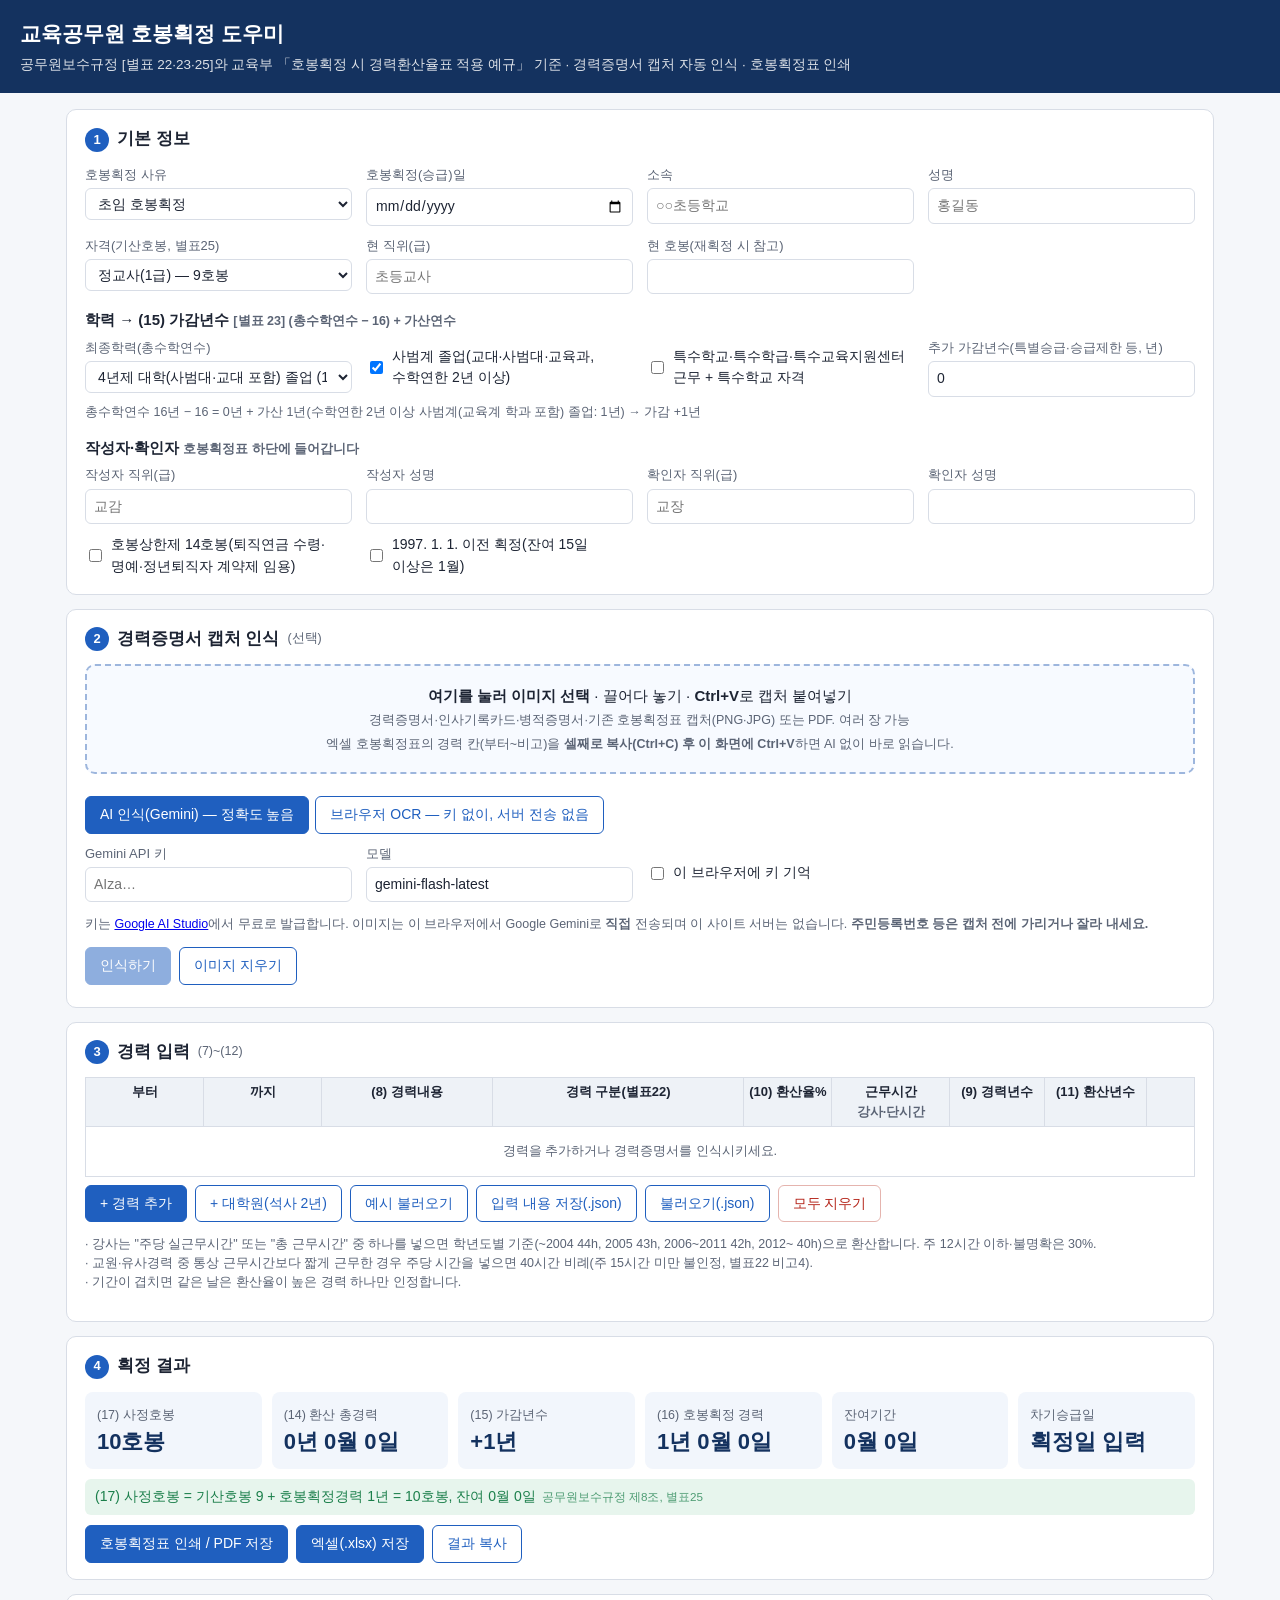
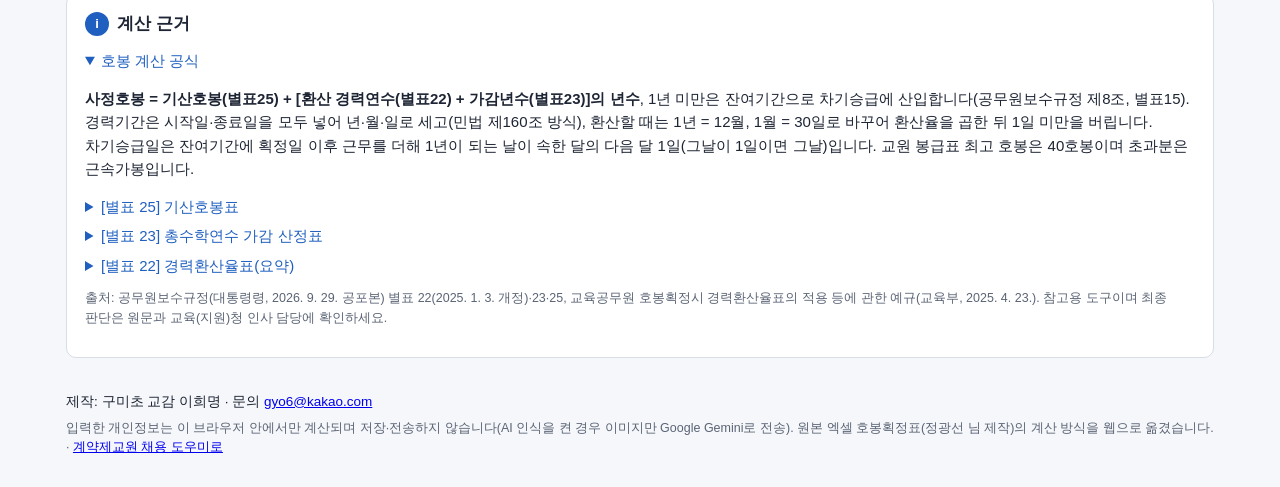
<file: hobong/index.html>
<!doctype html>
<html lang="ko">
<head>
<meta charset="utf-8">
<meta name="viewport" content="width=device-width, initial-scale=1">
<title>교육공무원 호봉획정 도우미</title>
<style>
:root{--ink:#1d2433;--sub:#5b6475;--line:#d8dde6;--bg:#f5f7fa;--card:#fff;--pri:#1f5fbf;--pri2:#e8f0fc;--ok:#1b7f4b;--okbg:#e7f5ed;--warn:#a65c00;--warnbg:#fff3e0;--bad:#b42318}
*{box-sizing:border-box}
body{word-break:keep-all;margin:0;font-family:"Pretendard","Malgun Gothic","Apple SD Gothic Neo",sans-serif;color:var(--ink);background:var(--bg);font-size:15px;line-height:1.55}
header{background:#14325f;color:#fff;padding:18px 20px}
header h1{margin:0;font-size:21px}
header p{margin:4px 0 0;opacity:.85;font-size:13.5px}
main{max-width:1180px;margin:0 auto;padding:16px}
.card{background:var(--card);border:1px solid var(--line);border-radius:10px;padding:16px 18px;margin-bottom:14px}
.card h2{margin:0 0 12px;font-size:17px;display:flex;align-items:center;gap:8px}
.card h2 .n{background:var(--pri);color:#fff;border-radius:50%;width:24px;height:24px;display:inline-grid;place-items:center;font-size:13px}
.grid{display:grid;grid-template-columns:repeat(auto-fill,minmax(230px,1fr));gap:10px 14px}
label.f{display:flex;flex-direction:column;font-size:13px;color:var(--sub);gap:3px}
input,select,textarea{font:inherit;font-size:14px;padding:6px 8px;border:1px solid var(--line);border-radius:6px;background:#fff;color:var(--ink)}
input[type=checkbox]{width:auto}
.chk{display:flex;align-items:center;gap:6px;font-size:14px}
button{font:inherit;font-size:14px;border:1px solid var(--pri);background:var(--pri);color:#fff;border-radius:6px;padding:7px 14px;cursor:pointer}
button.ghost{background:#fff;color:var(--pri)}
button.sm{padding:3px 8px;font-size:13px}
button.del{border-color:#e5b4ae;background:#fff;color:var(--bad)}
button:disabled{opacity:.5;cursor:default}
.row{display:flex;gap:8px;flex-wrap:wrap;align-items:center}
.hint{font-size:12.5px;color:var(--sub)}
table{border-collapse:collapse;width:100%}
.tw{overflow-x:auto}
#careers th,#careers td{border:1px solid var(--line);padding:4px 5px;font-size:13px;vertical-align:top}
#careers th{background:#eef2f7;font-weight:600;white-space:nowrap}
#careers input,#careers select{width:100%;font-size:13px;padding:4px 5px}
#careers td.num{text-align:right;white-space:nowrap}
#careers .x{font-size:11.5px;color:var(--sub);margin-top:2px}
.drop{border:2px dashed #9db6dd;border-radius:10px;padding:18px;text-align:center;background:#f7faff;cursor:pointer}
.drop.on{background:var(--pri2)}
.thumbs{display:flex;gap:8px;flex-wrap:wrap;margin-top:10px}
.thumbs div{position:relative}
.thumbs img{height:90px;border:1px solid var(--line);border-radius:6px}
.thumbs button{position:absolute;top:2px;right:2px;padding:0 6px;font-size:12px}
.msg{padding:7px 10px;border-radius:6px;margin:5px 0;font-size:14px}
.msg.ok{background:var(--okbg);color:var(--ok)} .msg.warn{background:var(--warnbg);color:var(--warn)} .msg.info{background:#eef2f7;color:#334}
.msg small{opacity:.75;margin-left:6px}
.big{display:grid;grid-template-columns:repeat(auto-fill,minmax(170px,1fr));gap:10px;margin-bottom:10px}
.big div{background:#f2f6fc;border-radius:8px;padding:10px 12px}
.big b{display:block;font-size:22px;color:#14325f}
.big span{font-size:12.5px;color:var(--sub)}
details{margin-top:6px} summary{cursor:pointer;color:var(--pri)}
.law td,.law th{border:1px solid var(--line);padding:4px 8px;font-size:13px}
.law th{background:#eef2f7}
.cand td{font-size:13px;border-bottom:1px solid var(--line);padding:4px}
.tabs{display:flex;gap:6px;margin-bottom:10px;flex-wrap:wrap}
.tabs button{background:#fff;color:var(--pri)} .tabs button.on{background:var(--pri);color:#fff}
#status{font-size:13.5px;color:var(--sub);margin-top:6px;white-space:pre-wrap}
footer{max-width:1180px;margin:0 auto;padding:4px 16px 30px;color:var(--sub);font-size:12.5px}
/* 인쇄용 호봉획정표 */
#printArea{display:none}
@media print{
  body{background:#fff;font-size:11pt}
  header,main,footer{display:none!important}
  #printArea{display:block}
  @page{size:A4;margin:14mm}
}
.pf{width:100%;border-collapse:collapse;font-size:10.5pt}
.pf td,.pf th{border:1px solid #000;padding:3px 5px;word-break:keep-all;overflow-wrap:break-word}
.pf th{background:#f0f0f0;font-weight:600}
.pf .c{text-align:center}
.ptitle{text-align:center;font-size:18pt;letter-spacing:8px;margin:0 0 8px}
</style>
</head>
<body>
<header>
  <h1>교육공무원 호봉획정 도우미</h1>
  <p>공무원보수규정 [별표 22·23·25]와 교육부 「호봉획정 시 경력환산율표 적용 예규」 기준 · 경력증명서 캡처 자동 인식 · 호봉획정표 인쇄</p>
</header>
<main>

<section class="card">
  <h2><span class="n">1</span>기본 정보</h2>
  <div class="grid">
    <label class="f">호봉획정 사유
      <select id="reason"><option>초임 호봉획정</option><option>호봉재획정</option><option>호봉정정</option><option>계약제 교원 임용</option></select></label>
    <label class="f">호봉획정(승급)일 <input type="date" id="date"></label>
    <label class="f">소속 <input id="org" placeholder="○○초등학교"></label>
    <label class="f">성명 <input id="name" placeholder="홍길동"></label>
    <label class="f">자격(기산호봉, 별표25) <select id="cert"></select></label>
    <label class="f">현 직위(급) <input id="pos" placeholder="초등교사"></label>
    <label class="f">현 호봉(재획정 시 참고) <input id="curGrade" type="number" min="1" max="40"></label>
  </div>
  <h3 style="font-size:15px;margin:14px 0 6px">학력 → (15) 가감년수 <span class="hint">[별표 23] (총수학연수 − 16) + 가산연수</span></h3>
  <div class="grid">
    <label class="f">최종학력(총수학연수) <select id="edu"></select></label>
    <label class="chk"><input type="checkbox" id="sabeom" checked> 사범계 졸업(교대·사범대·교육과, 수학연한 2년 이상)</label>
    <label class="chk"><input type="checkbox" id="special"> 특수학교·특수학급·특수교육지원센터 근무 + 특수학교 자격</label>
    <label class="chk" id="shortWrap" style="display:none"><input type="checkbox" id="sabeomShort"> 사범계 교원양성기관(1년 이상 2년 미만) 수료</label>
    <label class="f">추가 가감년수(특별승급·승급제한 등, 년) <input type="number" id="extraAdj" value="0" step="1"></label>
  </div>
  <div class="hint" id="eduWhy" style="margin-top:6px"></div>
  <h3 style="font-size:15px;margin:14px 0 6px">작성자·확인자 <span class="hint">호봉획정표 하단에 들어갑니다</span></h3>
  <div class="grid">
    <label class="f">작성자 직위(급) <input id="wPos" placeholder="교감"></label>
    <label class="f">작성자 성명 <input id="wName"></label>
    <label class="f">확인자 직위(급) <input id="cPos" placeholder="교장"></label>
    <label class="f">확인자 성명 <input id="cName"></label>
  </div>
  <div class="grid" style="margin-top:10px">
    <label class="chk"><input type="checkbox" id="limit14"> 호봉상한제 14호봉(퇴직연금 수령·명예·정년퇴직자 계약제 임용)</label>
    <label class="chk"><input type="checkbox" id="pre97"> 1997. 1. 1. 이전 획정(잔여 15일 이상은 1월)</label>
  </div>
</section>

<section class="card">
  <h2><span class="n">2</span>경력증명서 캡처 인식 <span class="hint" style="font-weight:400">(선택)</span></h2>
  <div class="drop" id="drop">
    <b>여기를 눌러 이미지 선택</b> · 끌어다 놓기 · <b>Ctrl+V</b>로 캡처 붙여넣기<br>
    <span class="hint">경력증명서·인사기록카드·병적증명서·기존 호봉획정표 캡처(PNG·JPG) 또는 PDF. 여러 장 가능<br>엑셀 호봉획정표의 경력 칸(부터~비고)을 <b>셀째로 복사(Ctrl+C) 후 이 화면에 Ctrl+V</b>하면 AI 없이 바로 읽습니다.</span>
    <input type="file" id="file" accept="image/*,application/pdf" multiple hidden>
  </div>
  <div class="thumbs" id="thumbs"></div>
  <div class="tabs" style="margin-top:12px">
    <button id="modeAI" class="on" type="button">AI 인식(Gemini) — 정확도 높음</button>
    <button id="modeOCR" type="button">브라우저 OCR — 키 없이, 서버 전송 없음</button>
  </div>
  <div id="aiBox">
    <div class="grid">
      <label class="f">Gemini API 키 <input id="apiKey" type="password" placeholder="AIza…" autocomplete="off"></label>
      <label class="f">모델 <input id="model" value="gemini-flash-latest" list="models"></label>
      <datalist id="models"><option value="gemini-flash-latest"><option value="gemini-flash-lite-latest"><option value="gemini-3.8-flash"><option value="gemini-3.5-flash-lite"><option value="gemini-pro-latest"></datalist>
      <label class="chk"><input type="checkbox" id="saveKey"> 이 브라우저에 키 기억</label>
    </div>
    <p class="hint">키는 <a href="https://aistudio.google.com/apikey" target="_blank" rel="noopener">Google AI Studio</a>에서 무료로 발급합니다. 이미지는 이 브라우저에서 Google Gemini로 <b>직접</b> 전송되며 이 사이트 서버는 없습니다. <b>주민등록번호 등은 캡처 전에 가리거나 잘라 내세요.</b></p>
  </div>
  <div id="ocrBox" style="display:none">
    <p class="hint">Tesseract.js(한국어)를 처음 한 번 내려받아 이 기기 안에서 글자를 읽습니다(수 MB). 표 형태가 복잡하면 날짜를 놓칠 수 있으니 결과를 꼭 확인하세요.</p>
  </div>
  <div class="row"><button id="runOcr" type="button" disabled>인식하기</button><button class="ghost" id="clearImgs" type="button">이미지 지우기</button></div>
  <div id="status"></div>
  <div id="candWrap" style="display:none;margin-top:10px">
    <b>인식 결과 — 확인 후 추가하세요</b>
    <div class="tw"><table class="cand" id="cand"></table></div>
    <div class="row" style="margin-top:8px"><button id="addCand" type="button">선택한 경력 표에 추가</button></div>
  </div>
</section>

<section class="card">
  <h2><span class="n">3</span>경력 입력 <span class="hint" style="font-weight:400">(7)~(12)</span></h2>
  <div class="tw"><table id="careers">
    <thead><tr><th style="width:118px">부터</th><th style="width:118px">까지</th><th style="min-width:150px">(8) 경력내용</th><th style="min-width:220px">경력 구분(별표22)</th><th style="width:82px">(10) 환산율%</th><th style="width:118px">근무시간<br><span class="hint">강사·단시간</span></th><th>(9) 경력년수</th><th>(11) 환산년수</th><th style="width:48px"></th></tr></thead>
    <tbody></tbody>
  </table></div>
  <div class="row" style="margin-top:8px">
    <button id="addRow" type="button">+ 경력 추가</button>
    <button class="ghost" id="addGrad" type="button">+ 대학원(석사 2년)</button>
    <button class="ghost" id="sample" type="button">예시 불러오기</button>
    <button class="ghost" id="exportJson" type="button">입력 내용 저장(.json)</button>
    <button class="ghost" id="importJsonBtn" type="button">불러오기(.json)</button><input type="file" id="importJson" accept=".json" hidden>
    <button class="del" id="clearAll" type="button">모두 지우기</button>
  </div>
  <p class="hint">· 강사는 "주당 실근무시간" 또는 "총 근무시간" 중 하나를 넣으면 학년도별 기준(~2004 44h, 2005 43h, 2006~2011 42h, 2012~ 40h)으로 환산합니다. 주 12시간 이하·불명확은 30%.<br>· 교원·유사경력 중 통상 근무시간보다 짧게 근무한 경우 주당 시간을 넣으면 40시간 비례(주 15시간 미만 불인정, 별표22 비고4).<br>· 기간이 겹치면 같은 날은 환산율이 높은 경력 하나만 인정합니다.</p>
</section>

<section class="card" id="resultCard">
  <h2><span class="n">4</span>획정 결과</h2>
  <div class="big" id="big"></div>
  <div id="msgs"></div>
  <div class="row" style="margin-top:10px"><button id="print" type="button">호봉획정표 인쇄 / PDF 저장</button><button id="saveXlsx" type="button">엑셀(.xlsx) 저장</button><button class="ghost" id="copy" type="button">결과 복사</button></div>
</section>

<section class="card">
  <h2><span class="n">i</span>계산 근거</h2>
  <details open><summary>호봉 계산 공식</summary>
    <p><b>사정호봉 = 기산호봉(별표25) + [환산 경력연수(별표22) + 가감년수(별표23)]의 년수</b>, 1년 미만은 잔여기간으로 차기승급에 산입합니다(공무원보수규정 제8조, 별표15).<br>
    경력기간은 시작일·종료일을 모두 넣어 년·월·일로 세고(민법 제160조 방식), 환산할 때는 1년 = 12월, 1월 = 30일로 바꾸어 환산율을 곱한 뒤 1일 미만을 버립니다.<br>
    차기승급일은 잔여기간에 획정일 이후 근무를 더해 1년이 되는 날이 속한 달의 다음 달 1일(그날이 1일이면 그날)입니다. 교원 봉급표 최고 호봉은 40호봉이며 초과분은 근속가봉입니다.</p></details>
  <details><summary>[별표 25] 기산호봉표</summary><div id="lawCert"></div></details>
  <details><summary>[별표 23] 총수학연수 가감 산정표</summary>
    <p>(총수학연수 − 16) + 가산연수. 가산연수: 일반 교원 중 수학연한 2년 이상 사범계(교육계 학과 포함) 졸업 1년 / 특수학교·특수학급·특수교육지원센터 근무 교원 중 특수학교 자격 소지자는 사범계 2년, 1~2년 사범계 양성기관 수료 1년, 비사범계 1년. 공무원 등으로 근무한 기간 중 대학(통학 가능 야간대학 제외) 졸업은 학력으로 인정하지 않습니다. 같은 수준 학교를 2개 이상 졸업하면 1개 외의 수학연수는 80%(별표22 비고2) — 경력 표에 "직접 입력 80%"로 넣으세요.</p></details>
  <details><summary>[별표 22] 경력환산율표(요약)</summary><div id="lawCareer"></div></details>
  <p class="hint">출처: 공무원보수규정(대통령령, 2026. 9. 29. 공포본) 별표 22(2025. 1. 3. 개정)·23·25, 교육공무원 호봉획정시 경력환산율표의 적용 등에 관한 예규(교육부, 2025. 4. 23.). 참고용 도구이며 최종 판단은 원문과 교육(지원)청 인사 담당에 확인하세요.</p>
</section>
</main>
<footer><div style="font-size:13.5px;color:var(--ink);margin-bottom:6px">제작: 구미초 교감 이희명 · 문의 <a href="mailto:gyo6@kakao.com">gyo6@kakao.com</a></div>입력한 개인정보는 이 브라우저 안에서만 계산되며 저장·전송하지 않습니다(AI 인식을 켠 경우 이미지만 Google Gemini로 전송). 원본 엑셀 호봉획정표(정광선 님 제작)의 계산 방식을 웹으로 옮겼습니다. · <a href="../">계약제교원 채용 도우미로</a></footer>

<div id="printArea"></div>
<script src="../vendor/jszip.min.js"></script>
<script src="engine.js?v=12"></script>
<script src="ocr.js?v=12"></script>
<script src="xlsx.js?v=12"></script>
<script src="app.js?v=12"></script>
</body>
</html>
</file>
<file: css/style.css>
:root{
  --bg:#f5f6f2; --card:#fff; --ink:#1d2421; --muted:#68716c; --line:#e1e4de;
  --pri:#1f5c4a; --pri-2:#2f7d65; --pri-soft:#e6f0ec;
  --ok:#2f7d4f; --ok-bg:#eaf5ee; --info:#2b5d8a; --info-bg:#eaf1f8;
  --warn:#a5650b; --warn-bg:#fdf3e2; --block:#b23a2e; --block-bg:#fbeae7;
  --r:10px; --font:"Pretendard","맑은 고딕","Malgun Gothic","Apple SD Gothic Neo",system-ui,sans-serif;
}
*{box-sizing:border-box}
body{margin:0;background:var(--bg);color:var(--ink);font:15px/1.6 var(--font);word-break:keep-all}
.wrap{max-width:1180px;margin:0 auto;padding:0 20px}
h1,h2,h3{margin:0;line-height:1.3}
h2{font-size:17px;margin-bottom:12px}
h3{font-size:15px;margin:18px 0 8px;color:var(--pri)}
.mt{margin-top:22px}
.muted{color:var(--muted);font-weight:400}
.small{font-size:13px}

/* header */
.top{background:var(--pri);color:#fff;position:sticky;top:0;z-index:5;box-shadow:0 2px 10px rgba(0,0,0,.08)}
.top-in{display:flex;justify-content:space-between;align-items:center;padding-top:14px;padding-bottom:10px;gap:12px}
.brand{display:flex;gap:12px;align-items:center}
.logo{width:40px;height:40px;border-radius:10px;background:#fff;color:var(--pri);display:grid;place-items:center;font-weight:800;font-size:20px}
.top h1{font-size:19px}
.top .sub{margin:0;font-size:13px;opacity:.8}
.top-right{display:flex;gap:10px;align-items:center}
.badge{font-size:12px;background:rgba(255,255,255,.15);padding:4px 10px;border-radius:99px;white-space:nowrap}
.tabs{display:flex;gap:2px;overflow-x:auto}
.tabs button{background:none;border:0;color:#d5e5de;font:inherit;font-size:14px;padding:10px 14px;border-bottom:3px solid transparent;cursor:pointer;white-space:nowrap}
.tabs button.on{color:#fff;border-color:#f2c14e;font-weight:700}
.top .btn.ghost{color:#fff;border-color:rgba(255,255,255,.5)}

main.wrap{padding-top:22px;padding-bottom:40px}
.tab{display:none}.tab.on{display:block}
.card{background:var(--card);border:1px solid var(--line);border-radius:var(--r);padding:20px;margin-bottom:16px}
.grid2{display:grid;grid-template-columns:minmax(0,1fr) minmax(0,1.1fr);gap:16px;align-items:start}
.grid3{display:grid;grid-template-columns:repeat(auto-fill,minmax(260px,1fr));gap:16px}
@media (max-width:860px){.grid2{grid-template-columns:1fr}}

/* form */
label{display:block;font-size:13px;font-weight:600;color:#3b443f;margin-bottom:12px}
input,select,textarea{display:block;width:100%;margin-top:5px;font:inherit;font-size:14px;padding:8px 10px;border:1px solid #cfd4cc;border-radius:7px;background:#fff;color:var(--ink)}
textarea{resize:vertical;line-height:1.5}
input:focus,select:focus,textarea:focus{outline:2px solid var(--pri-2);outline-offset:-1px;border-color:transparent}
label small{display:block;color:var(--muted);font-weight:400;margin-top:3px}
.row{display:grid;grid-template-columns:1fr 1fr;gap:12px}
.row3{display:grid;grid-template-columns:1fr 1fr 1fr;gap:12px}
@media (max-width:600px){.row,.row3{grid-template-columns:1fr}}
.chk{display:flex;gap:8px;align-items:center;font-weight:500;margin-bottom:8px}
.chk input{width:auto;margin:0}
.chk.ind{margin-left:24px;color:var(--muted)}
.actions{display:flex;gap:8px;flex-wrap:wrap;margin-top:14px}
.btn{font:inherit;font-size:14px;padding:9px 16px;border-radius:8px;border:1px solid var(--pri);cursor:pointer;background:#fff;color:var(--pri);font-weight:600}
.btn.primary{background:var(--pri);color:#fff}
.btn.primary:hover{background:var(--pri-2)}
.btn.ghost{background:transparent}
.btn:disabled{opacity:.5;cursor:wait}

/* result */
.result.empty{display:grid;place-items:center;min-height:300px;text-align:center}
.hint{color:var(--muted)}
.verdict{border-radius:10px;padding:16px 18px;margin-bottom:14px;background:var(--pri-soft)}
.verdict.bad{background:var(--block-bg)}
.verdict .lbl{font-size:12px;color:var(--muted)}
.verdict .big{font-size:22px;font-weight:800;color:var(--pri)}
.verdict.bad .big{color:var(--block)}
.facts{display:grid;grid-template-columns:repeat(2,1fr);gap:8px;margin:12px 0 4px}
.fact{background:#fff;border:1px solid var(--line);border-radius:8px;padding:8px 10px}
.fact .k{font-size:12px;color:var(--muted)}
.fact .v{font-weight:700}
.msg{border-left:4px solid;padding:9px 12px;border-radius:0 8px 8px 0;margin:8px 0;font-size:14px}
.msg.ok{border-color:var(--ok);background:var(--ok-bg)}
.msg.info{border-color:var(--info);background:var(--info-bg)}
.msg.warn{border-color:var(--warn);background:var(--warn-bg)}
.msg.block{border-color:var(--block);background:var(--block-bg)}
.msg .tag{font-weight:700;margin-right:6px}
.ref{display:inline-block;font-size:12px;padding:1px 8px;border-radius:99px;background:#fff;border:1px solid var(--line);color:var(--info);cursor:pointer;margin-left:6px;white-space:nowrap}
.ref:hover{border-color:var(--info)}

/* steps */
.steps{list-style:none;margin:0;padding:0;counter-reset:s}
.steps li{position:relative;padding:4px 0 18px 48px;counter-increment:s}
.steps li::before{content:counter(s);position:absolute;left:0;top:2px;width:30px;height:30px;border-radius:50%;background:var(--pri);color:#fff;display:grid;place-items:center;font-weight:700;font-size:14px}
.steps li::after{content:"";position:absolute;left:14px;top:34px;bottom:0;width:2px;background:var(--line)}
.steps li:last-child::after{display:none}
.steps .t{font-weight:700}
.steps .d{color:#3b443f;font-size:14px}
.steps .when{display:inline-block;font-size:12px;background:var(--pri-soft);color:var(--pri);padding:1px 8px;border-radius:99px;margin-left:6px}
.steps .go{margin-top:6px}
.cl h3{margin-top:14px}
.cl label{font-weight:400;display:flex;gap:8px;align-items:flex-start;margin-bottom:6px}
.cl input{width:auto;margin-top:5px}

.warnbox{background:var(--warn-bg);border-color:#f0dcb4;font-size:14px}
.doc-head{display:flex;justify-content:space-between;align-items:center;margin-bottom:12px}
.doc-head h2{margin:0}
.dl .btn{flex:1;min-width:180px}

.calc .out{background:var(--pri-soft);border-radius:8px;padding:10px 12px;font-size:14px;min-height:44px}
.calc .out b{color:var(--pri)}

/* search */
.search input{font-size:16px;padding:12px 14px}
.chips{display:flex;flex-wrap:wrap;gap:6px;margin:12px 0}
.chips button{font:inherit;font-size:13px;border:1px solid var(--line);background:#fff;border-radius:99px;padding:3px 12px;cursor:pointer}
.chips button:hover{border-color:var(--pri);color:var(--pri)}
.hit{border-top:1px solid var(--line);padding:12px 0}
.hit .src{font-size:12px;font-weight:700;color:var(--info)}
.hit .q{font-weight:700;margin:2px 0 4px}
.hit p{margin:3px 0;font-size:14px}
mark{background:#ffe9a8;padding:0 1px}

.foot{color:var(--muted);font-size:13px;padding-bottom:40px}
dialog{border:0;padding:0;border-radius:var(--r);max-width:680px;width:calc(100% - 32px)}
dialog .card{margin:0}
dialog::backdrop{background:rgba(0,0,0,.35)}
#toast{position:fixed;left:50%;bottom:24px;transform:translateX(-50%);background:#1d2421;color:#fff;padding:10px 18px;border-radius:8px;font-size:14px;opacity:0;transition:.25s;pointer-events:none}
#toast.show{opacity:1}
@media print{.top,.foot,form,.tabs{display:none}}

.seg{display:flex;gap:4px;background:#e7ebe5;padding:4px;border-radius:10px;margin-bottom:16px;width:fit-content;max-width:100%;flex-wrap:wrap}
.seg button{font:inherit;font-size:14px;border:0;background:transparent;padding:8px 16px;border-radius:7px;cursor:pointer;color:#3b443f}
.seg button.on{background:#fff;color:var(--pri);font-weight:700;box-shadow:0 1px 3px rgba(0,0,0,.1)}
.sub{display:none}.sub.on{display:block}
fieldset{border:1px solid var(--line);border-radius:8px;padding:14px 16px 4px;margin:0 0 14px}
legend{font-weight:700;color:var(--pri);padding:0 6px;font-size:14px}
.row4{display:grid;grid-template-columns:repeat(4,1fr);gap:12px}
@media (max-width:760px){.row4{grid-template-columns:1fr 1fr}}
.chk.pad{margin-top:28px}
.dl .btn{min-width:150px}
.sub2{display:none}.sub2.on{display:grid}
.steps.mini li{padding-bottom:12px}
.sub3{display:none}.sub3.on{display:block}
.grid-wrap{overflow-x:auto;margin:10px 0 16px}
table.sg{border-collapse:collapse;width:100%;font-size:14px}
table.sg th,table.sg td{border:1px solid var(--line);padding:4px 6px;text-align:center}
table.sg th{background:#f0f3ee;font-weight:600;white-space:nowrap}
table.sg input{margin:0;padding:5px 6px;text-align:center;min-width:56px}
table.sg td.nm input{text-align:left;min-width:110px}
table.sg td.av{font-weight:700;color:var(--pri);min-width:56px}
table.res td,table.res th{padding:7px 8px}
.badge-ok{color:var(--ok);font-weight:700}.badge-no{color:var(--block);font-weight:700}.badge-mid{color:var(--warn);font-weight:700}

.grid2.tight{gap:20px;align-items:start}
.seg.mini{margin:0}.seg.mini button{padding:5px 12px;font-size:13px}
table.sg.left td{text-align:left}
table.sg select{margin:0;padding:5px 6px;min-width:90px}
table.sg td.del button{border:0;background:none;color:var(--block);cursor:pointer;font-size:16px}
#hobRows input[type=date]{min-width:130px}
.bl{display:flex;gap:8px;align-items:flex-start;font-weight:400;margin:0 0 6px}
.bl input{width:auto;margin-top:4px}
.bl .why{display:block;color:var(--muted);font-size:12px}
.bl.omit{opacity:.55}

fieldset.reasons{padding:10px 14px 6px}
.chkgrid{display:grid;grid-template-columns:repeat(auto-fill,minmax(150px,1fr));gap:2px 10px}
.chkgrid .chk{margin-bottom:4px;font-size:14px}
#lawPreview{margin:6px 0 4px;color:var(--info)}
.inline-chks{display:flex;gap:14px;padding:8px 0 2px}
.inline-chks .chk{margin:0;font-weight:500}
.top-right-wrap{display:flex;flex-direction:column;align-items:flex-end;gap:4px}
.top .contact{margin:0;font-size:12px;opacity:.85;white-space:nowrap}
.top .contact a{color:#fff}
@media (max-width:600px){.top-in{flex-wrap:wrap}.top-right-wrap{align-items:flex-start}.top .contact{white-space:normal}}
</file>
